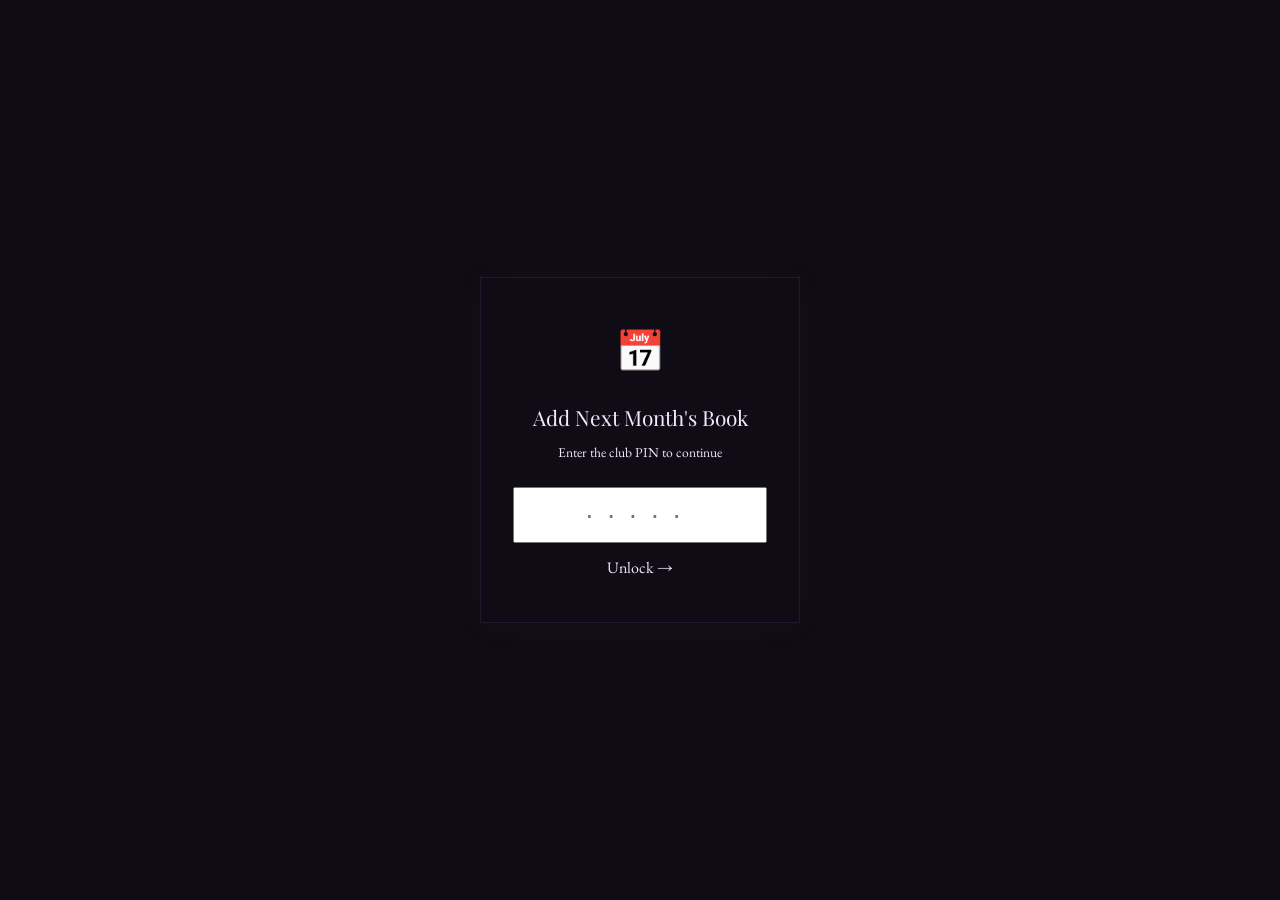
<file: add-book.html>
<!DOCTYPE html>
<html lang="en">
<head>
  <meta charset="UTF-8" />
  <meta name="viewport" content="width=device-width, initial-scale=1.0"/>
  <title>Add Next Book — Book Club</title>
  <link href="https://fonts.googleapis.com/css2?family=Playfair+Display:ital,wght@0,400;0,600;1,400;1,600&family=EB+Garamond:ital,wght@0,400;0,500;1,400&display=swap" rel="stylesheet">
  <link rel="stylesheet" href="style.css">
  <link rel="manifest" href="/manifest.json">
  <link rel="icon" href="/icon.svg">
  <link rel="apple-touch-icon" href="/icon-maskable.svg">
  <meta name="theme-color" content="#6b2737">
  <meta name="apple-mobile-web-app-capable" content="yes">
  <meta name="apple-mobile-web-app-status-bar-style" content="black-translucent">
  <meta name="apple-mobile-web-app-title" content="Book Club">
  <style>
    .pin-screen {
      min-height: 100vh;
      display: flex;
      align-items: center;
      justify-content: center;
      padding: 2rem 1.25rem;
    }
    .pin-card {
      background: var(--bg-card);
      border: 0.5px solid var(--line);
      border-radius: var(--r-xl);
      padding: 2.5rem 2rem;
      text-align: center;
      max-width: 320px;
      width: 100%;
      box-shadow: 0 4px 24px rgba(58,58,40,0.10);
    }
    .pin-card-icon { font-size: 2.5rem; display: block; margin-bottom: 1rem; }
    .pin-card h2 {
      font-family: var(--f-display);
      font-weight: 400;
      font-size: 1.3rem;
      color: var(--ink);
      margin: 0 0 0.4rem;
    }
    .pin-card > p {
      font-family: var(--f-body);
      font-size: 0.85rem;
      color: var(--ink-3);
      margin: 0 0 1.5rem;
    }
    #pin-input {
      width: 100%;
      text-align: center;
      font-size: 1.75rem;
      letter-spacing: 0.5em;
      padding: 0.625rem 1rem;
      margin-bottom: 0.75rem;
      box-sizing: border-box;
    }
    .pin-error {
      font-family: var(--f-body);
      font-size: 0.8rem;
      color: #BB858B;
      font-style: italic;
      margin: 0 0 0.75rem;
    }
    #pin-btn { width: 100%; justify-content: center; margin: 0; }

    .add-nav {
      display: flex;
      align-items: center;
      justify-content: space-between;
      padding: 1rem 1.25rem;
      border-bottom: 0.5px solid rgba(58,58,40,0.15);
    }
    .add-nav a {
      font-family: var(--f-body);
      font-size: 0.8rem;
      color: var(--ink-2);
      letter-spacing: 0.04em;
      transition: color 0.15s;
    }
    .add-nav a:hover { color: #BB858B; }
    .add-nav-label {
      font-size: 0.65rem;
      letter-spacing: 0.15em;
      text-transform: uppercase;
      color: var(--ink-3);
    }

    .add-header {
      padding: 2.5rem 1.25rem 1.75rem;
      border-bottom: 0.5px solid rgba(58,58,40,0.15);
    }

    .field-label {
      display: block;
      font-family: var(--f-body);
      font-size: 0.68rem;
      letter-spacing: 0.12em;
      text-transform: uppercase;
      color: var(--ink-3);
      margin-bottom: 0.4rem;
    }

    .cover-hint {
      font-family: var(--f-body);
      font-size: 0.78rem;
      color: var(--ink-3);
      font-style: italic;
      margin: 0.25rem 0 0;
    }

    .add-success {
      display: flex;
      flex-direction: column;
      align-items: center;
      text-align: center;
      gap: 1rem;
      padding: 2.5rem 1.25rem;
    }
    .add-success img {
      width: 90px;
      height: 132px;
      object-fit: cover;
      border-radius: var(--r-md);
      border: 0.5px solid var(--line);
      box-shadow: 0 6px 24px rgba(58,58,40,0.18);
    }
    .add-success .cover-ph {
      width: 90px;
      height: 132px;
      border-radius: var(--r-md);
      background: linear-gradient(155deg, #D8A48F, #c4907a);
      border: 0.5px solid var(--line);
    }
    .add-success h3 {
      font-family: var(--f-display);
      font-size: 1.3rem;
      font-weight: 400;
      color: var(--ink);
      margin: 0;
    }
    .add-success .success-sub {
      font-family: var(--f-body);
      font-size: 0.85rem;
      color: var(--ink-3);
      font-style: italic;
      margin: 0;
    }
    .add-success .success-note {
      font-family: var(--f-body);
      font-size: 0.78rem;
      color: var(--ink-3);
      margin: 0;
    }
    .add-success .stats-pill { margin: 0.5rem 0 0; }
  </style>
</head>
<body>

  <!-- PIN screen -->
  <div id="pin-screen" class="pin-screen">
    <div class="pin-card">
      <span class="pin-card-icon">📅</span>
      <h2>Add Next Month's Book</h2>
      <p>Enter the club PIN to continue</p>
      <input type="password" id="pin-input" maxlength="6" placeholder="·····"
             autocomplete="off" inputmode="numeric" />
      <p class="pin-error" id="pin-error" style="display:none">Incorrect PIN — try again</p>
      <a class="stats-pill pill-olive" id="pin-btn" role="button" tabindex="0" style="cursor:pointer;">
        Unlock
        <span class="stats-pill-arrow">→</span>
      </a>
    </div>
  </div>

  <!-- Add book screen -->
  <div id="form-screen" style="display:none">
    <nav class="add-nav">
      <a href="books.html">← All books</a>
      <span class="add-nav-label">Add book</span>
      <span></span>
    </nav>

    <header class="add-header">
      <span class="page-eyebrow">book club admin</span>
      <h1 class="page-title">Next Month's <em>Book</em></h1>
      <div class="page-title-rule"><span>set current pick</span></div>
    </header>

    <section class="form-section" id="form-wrap">
      <form id="add-book-form">
        <div>
          <label class="field-label" for="month">Reading month</label>
          <input type="month" id="month" required />
        </div>

        <div>
          <label class="field-label" for="title">Book title</label>
          <input type="text" id="title" placeholder="e.g. Normal People" required autocomplete="off" />
        </div>

        <div>
          <label class="field-label" for="author">Author</label>
          <input type="text" id="author" placeholder="e.g. Sally Rooney" required autocomplete="off" />
        </div>

        <p class="cover-hint">Cover art will be fetched automatically from Google Books.</p>

        <button type="submit">Set as Current Book</button>
      </form>
    </section>
  </div>

  <script>
    // Pre-fill month with next month
    const nextMonth = new Date();
    nextMonth.setMonth(nextMonth.getMonth() + 1);
    document.getElementById('month').value = nextMonth.toISOString().slice(0, 7);

    let unlockedPin = '';

    const pinInput = document.getElementById('pin-input');
    const pinBtn = document.getElementById('pin-btn');
    const pinError = document.getElementById('pin-error');

    async function attemptUnlock() {
      const pin = pinInput.value.trim();
      if (!pin) return;

      // Validate PIN via server (wrong PIN → 403, right PIN + missing fields → 400)
      try {
        const res = await fetch('/api/add-book', {
          method: 'POST',
          headers: { 'Content-Type': 'application/json' },
          body: JSON.stringify({ pin }),
        });
        if (res.status === 403) {
          pinError.style.display = '';
          pinInput.value = '';
          pinInput.focus();
        } else {
          unlockedPin = pin;
          document.getElementById('pin-screen').style.display = 'none';
          document.getElementById('form-screen').style.display = '';
        }
      } catch {
        // Network error — show form anyway, server will validate on submit
        unlockedPin = pin;
        document.getElementById('pin-screen').style.display = 'none';
        document.getElementById('form-screen').style.display = '';
      }
    }

    pinBtn.addEventListener('click', attemptUnlock);
    pinInput.addEventListener('keydown', e => { if (e.key === 'Enter') attemptUnlock(); });

    // Form submit
    document.getElementById('add-book-form').addEventListener('submit', async e => {
      e.preventDefault();
      const btn = e.target.querySelector('button[type="submit"]');
      btn.textContent = 'Adding book…';
      btn.disabled = true;

      const title = document.getElementById('title').value.trim();
      const author = document.getElementById('author').value.trim();
      const month = document.getElementById('month').value;

      try {
        const res = await fetch('/api/add-book', {
          method: 'POST',
          headers: { 'Content-Type': 'application/json' },
          body: JSON.stringify({ pin: unlockedPin, title, author, month }),
        });
        const data = await res.json();

        if (!res.ok) {
          btn.textContent = 'Set as Current Book';
          btn.disabled = false;
          alert(data.error || 'Something went wrong. Please try again.');
          return;
        }

        const coverUrl = data.book?.BookCover;
        const displayMonth = month
          ? new Date(`${month}-15`).toLocaleDateString('en-US', { month: 'long', year: 'numeric' })
          : '';

        document.getElementById('form-wrap').innerHTML = `
          <div class="add-success">
            ${coverUrl
              ? `<img src="${coverUrl}" alt="${title}" />`
              : `<div class="cover-ph"></div>`}
            <h3>${title}</h3>
            <p class="success-sub">${author}${displayMonth ? ` · ${displayMonth}` : ''}</p>
            <p class="success-note">${data.coverFound
              ? 'Set as current pick ✓ Cover fetched automatically ✓'
              : 'Set as current pick ✓ No cover found — you can add one in Airtable.'}</p>
            <a href="books.html" class="stats-pill pill-olive">← Back to all books</a>
          </div>
        `;
      } catch (err) {
        console.error(err);
        btn.textContent = 'Set as Current Book';
        btn.disabled = false;
        alert('Something went wrong. Please try again.');
      }
    });
  </script>
  <script>if ('serviceWorker' in navigator) navigator.serviceWorker.register('/sw.js');</script>
</body>
</html>
</file>
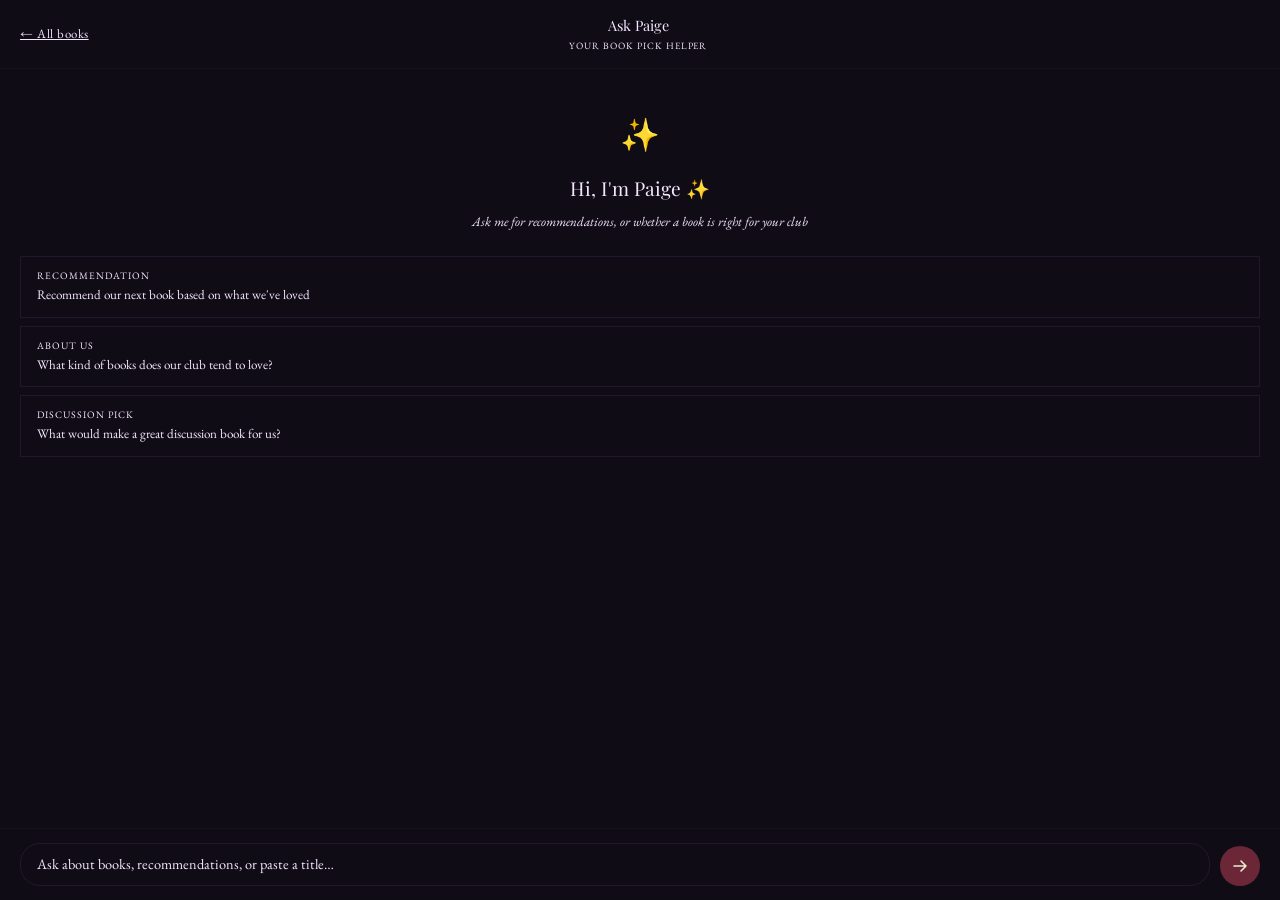
<file: chat.html>
<!DOCTYPE html>
<html lang="en">
<head>
  <meta charset="UTF-8" />
  <meta name="viewport" content="width=device-width, initial-scale=1.0"/>
  <title>Ask Paige — Book Club</title>
  <link href="https://fonts.googleapis.com/css2?family=Playfair+Display:ital,wght@0,400;0,600;1,400;1,600&family=EB+Garamond:ital,wght@0,400;0,500;1,400&display=swap" rel="stylesheet">
  <link rel="stylesheet" href="style.css">
  <link rel="manifest" href="/manifest.json">
  <link rel="icon" href="/icon.svg">
  <link rel="apple-touch-icon" href="/icon-maskable.svg">
  <meta name="theme-color" content="#6b2737">
  <meta name="apple-mobile-web-app-capable" content="yes">
  <meta name="apple-mobile-web-app-status-bar-style" content="black-translucent">
  <meta name="apple-mobile-web-app-title" content="Book Club">
  <style>
    html, body { height: 100%; overflow: hidden; }

    .chat-page {
      display: flex;
      flex-direction: column;
      height: 100vh;
      height: 100dvh;
    }

    .chat-nav {
      display: flex;
      align-items: center;
      justify-content: space-between;
      padding: 0.875rem 1.25rem;
      border-bottom: 0.5px solid rgba(58,58,40,0.15);
      flex-shrink: 0;
      background: var(--bg);
    }
    .chat-nav a {
      font-family: var(--f-body);
      font-size: 0.8rem;
      color: var(--ink-2);
      letter-spacing: 0.04em;
      transition: color 0.15s;
      white-space: nowrap;
    }
    .chat-nav a:hover { color: #BB858B; }
    .chat-nav-center { text-align: center; }
    .chat-nav-title {
      font-family: var(--f-display);
      font-size: 0.9rem;
      color: var(--ink);
      display: block;
    }
    .chat-nav-sub {
      font-size: 0.6rem;
      letter-spacing: 0.1em;
      text-transform: uppercase;
      color: var(--ink-3);
      display: block;
    }

    .chat-messages {
      flex: 1;
      overflow-y: auto;
      padding: 1.25rem;
      display: flex;
      flex-direction: column;
      gap: 1rem;
    }

    .chat-welcome {
      text-align: center;
      padding: 1.25rem 0 0.25rem;
    }
    .chat-welcome-icon { font-size: 2rem; display: block; margin-bottom: 0.75rem; }
    .chat-welcome h2 {
      font-family: var(--f-display);
      font-weight: 400;
      font-size: 1.2rem;
      color: var(--ink);
      margin: 0 0 0.35rem;
    }
    .chat-welcome p {
      font-family: var(--f-body);
      font-size: 0.82rem;
      color: var(--ink-3);
      font-style: italic;
      margin: 0;
    }

    .chat-suggestions {
      display: flex;
      flex-direction: column;
      gap: 0.5rem;
      margin-top: 0.25rem;
    }
    .chat-suggest {
      background: var(--bg-card);
      border: 0.5px solid var(--line);
      border-radius: var(--r-lg);
      padding: 0.75rem 1rem;
      text-align: left;
      font-family: var(--f-body);
      font-size: 0.82rem;
      color: var(--ink-2);
      cursor: pointer;
      transition: background 0.15s, border-color 0.15s, color 0.15s;
      line-height: 1.4;
    }
    .chat-suggest:hover {
      background: var(--bg-card-h);
      border-color: #BB858B;
      color: var(--ink);
    }
    .suggest-label {
      display: block;
      font-size: 0.62rem;
      letter-spacing: 0.1em;
      text-transform: uppercase;
      color: var(--ink-3);
      margin-bottom: 0.2rem;
    }

    .msg {
      display: flex;
      flex-direction: column;
      max-width: 88%;
    }
    .msg.user { align-self: flex-end; align-items: flex-end; }
    .msg.model { align-self: flex-start; align-items: flex-start; }

    .msg-bubble {
      padding: 0.75rem 1rem;
      border-radius: 1.125rem;
      font-family: var(--f-body);
      font-size: 0.875rem;
      line-height: 1.55;
    }
    .msg.user .msg-bubble {
      background: #6b2737;
      color: #EFEBCE;
      border-bottom-right-radius: 4px;
    }
    .msg.model .msg-bubble {
      background: var(--bg-card);
      color: var(--ink);
      border: 0.5px solid var(--line);
      border-bottom-left-radius: 4px;
      box-shadow: 0 2px 8px rgba(58,58,40,0.06);
    }

    .typing-indicator {
      display: flex;
      gap: 4px;
      padding: 0.875rem 1rem;
      background: var(--bg-card);
      border: 0.5px solid var(--line);
      border-radius: 1.125rem;
      border-bottom-left-radius: 4px;
      align-items: center;
    }
    .typing-dot {
      width: 6px;
      height: 6px;
      background: var(--ink-3);
      border-radius: 50%;
      animation: tdot 1.3s ease-in-out infinite;
    }
    .typing-dot:nth-child(2) { animation-delay: 0.2s; }
    .typing-dot:nth-child(3) { animation-delay: 0.4s; }
    @keyframes tdot {
      0%, 80%, 100% { transform: translateY(0); opacity: 0.35; }
      40% { transform: translateY(-5px); opacity: 1; }
    }

    .chat-input-area {
      flex-shrink: 0;
      padding: 0.875rem 1.25rem;
      border-top: 0.5px solid rgba(58,58,40,0.15);
      background: var(--bg);
      display: flex;
      gap: 0.625rem;
      align-items: flex-end;
    }
    .chat-input-wrap {
      flex: 1;
      background: var(--bg-card);
      border: 0.5px solid var(--line);
      border-radius: 1.25rem;
      padding: 0.625rem 1rem;
      transition: border-color 0.15s;
    }
    .chat-input-wrap:focus-within { border-color: #BB858B; }
    #chat-input {
      background: none;
      border: none;
      outline: none;
      font-family: var(--f-body);
      font-size: 0.9rem;
      color: var(--ink);
      resize: none;
      width: 100%;
      max-height: 120px;
      min-height: 20px;
      line-height: 1.45;
      display: block;
    }
    #chat-input::placeholder { color: var(--ink-3); }

    #send-btn {
      width: 40px;
      height: 40px;
      border-radius: 50%;
      background: #6b2737;
      border: none;
      cursor: pointer;
      display: flex;
      align-items: center;
      justify-content: center;
      flex-shrink: 0;
      color: #EFEBCE;
      transition: background 0.15s, transform 0.1s;
    }
    #send-btn:hover { background: #7d2e40; transform: scale(1.05); }
    #send-btn:disabled { background: var(--line); cursor: default; transform: none; }
  </style>
</head>
<body>
<div class="chat-page">

  <nav class="chat-nav">
    <a href="books.html">← All books</a>
    <div class="chat-nav-center">
      <span class="chat-nav-title">Ask Paige</span>
      <span class="chat-nav-sub">your book pick helper</span>
    </div>
    <span style="min-width:72px"></span>
  </nav>

  <div id="chat-messages" class="chat-messages">
    <div class="chat-welcome">
      <span class="chat-welcome-icon">✨</span>
      <h2>Hi, I'm Paige ✨</h2>
      <p>Ask me for recommendations, or whether a book is right for your club</p>
    </div>

    <div class="chat-suggestions" id="suggestions">
      <button class="chat-suggest" data-prompt="Recommend our next book based on what we've loved so far.">
        <span class="suggest-label">Recommendation</span>
        Recommend our next book based on what we've loved
      </button>
      <button class="chat-suggest" data-prompt="What kind of books does our club tend to rate highest?">
        <span class="suggest-label">About us</span>
        What kind of books does our club tend to love?
      </button>
      <button class="chat-suggest" data-prompt="Suggest a book that would make for a really great discussion for us.">
        <span class="suggest-label">Discussion pick</span>
        What would make a great discussion book for us?
      </button>
    </div>
  </div>

  <div class="chat-input-area">
    <div class="chat-input-wrap">
      <textarea id="chat-input" placeholder="Ask about books, recommendations, or paste a title…" rows="1"></textarea>
    </div>
    <button id="send-btn" aria-label="Send">
      <svg width="16" height="16" viewBox="0 0 16 16" fill="none">
        <path d="M2 8h12M14 8L9 3M14 8L9 13" stroke="currentColor" stroke-width="1.6"
              stroke-linecap="round" stroke-linejoin="round"/>
      </svg>
    </button>
  </div>

</div>
<script>
  const messagesEl = document.getElementById('chat-messages');
  const inputEl = document.getElementById('chat-input');
  const sendBtn = document.getElementById('send-btn');
  const suggestionsEl = document.getElementById('suggestions');

  let conversation = [];
  let isLoading = false;

  // Auto-resize textarea
  inputEl.addEventListener('input', () => {
    inputEl.style.height = 'auto';
    inputEl.style.height = Math.min(inputEl.scrollHeight, 120) + 'px';
  });

  // Suggested prompts
  suggestionsEl.querySelectorAll('.chat-suggest').forEach(btn => {
    btn.addEventListener('click', () => {
      const prompt = btn.dataset.prompt;
      suggestionsEl.remove();
      sendMessage(prompt);
    });
  });

  inputEl.addEventListener('keydown', e => {
    if (e.key === 'Enter' && !e.shiftKey) {
      e.preventDefault();
      handleSend();
    }
  });
  sendBtn.addEventListener('click', handleSend);

  function handleSend() {
    const text = inputEl.value.trim();
    if (!text || isLoading) return;
    inputEl.value = '';
    inputEl.style.height = 'auto';
    suggestionsEl?.remove();
    sendMessage(text);
  }

  function formatResponse(raw) {
    return raw
      .replace(/&/g, '&amp;').replace(/</g, '&lt;').replace(/>/g, '&gt;')
      .replace(/\*\*(.+?)\*\*/g, '<strong>$1</strong>')
      .replace(/\*(.+?)\*/g, '<em>$1</em>')
      .replace(/\n/g, '<br>');
  }

  function addMessage(role, content) {
    const msg = document.createElement('div');
    msg.className = `msg ${role}`;
    const bubble = document.createElement('div');
    bubble.className = 'msg-bubble';
    if (role === 'model') {
      bubble.innerHTML = formatResponse(content);
    } else {
      bubble.textContent = content;
    }
    msg.appendChild(bubble);
    messagesEl.appendChild(msg);
    messagesEl.scrollTop = messagesEl.scrollHeight;
  }

  function showTyping() {
    const el = document.createElement('div');
    el.className = 'msg model';
    el.id = 'typing-msg';
    el.innerHTML = `<div class="typing-indicator">
      <div class="typing-dot"></div>
      <div class="typing-dot"></div>
      <div class="typing-dot"></div>
    </div>`;
    messagesEl.appendChild(el);
    messagesEl.scrollTop = messagesEl.scrollHeight;
    return el;
  }

  async function sendMessage(text) {
    if (isLoading) return;
    isLoading = true;
    sendBtn.disabled = true;

    addMessage('user', text);
    conversation.push({ role: 'user', content: text });

    const typingEl = showTyping();

    try {
      const res = await fetch('/api/chat', {
        method: 'POST',
        headers: { 'Content-Type': 'application/json' },
        body: JSON.stringify({ messages: conversation }),
      });
      const data = await res.json();
      typingEl.remove();

      const reply = res.ok && data.response
        ? data.response
        : (data.error || 'Something went wrong — please try again.');

      addMessage('model', reply);
      if (res.ok && data.response) {
        conversation.push({ role: 'model', content: data.response });
      }
    } catch {
      typingEl.remove();
      addMessage('model', 'Connection error — please check your internet and try again.');
    }

    isLoading = false;
    sendBtn.disabled = false;
    inputEl.focus();
  }
</script>
<script>if ('serviceWorker' in navigator) navigator.serviceWorker.register('/sw.js');</script>
</body>
</html>
</file>
<file: style.css>
@import url('https://fonts.googleapis.com/css2?family=Playfair+Display:ital,wght@0,400;0,600;0,700;1,400;1,600&family=EB+Garamond:ital,wght@0,400;0,500;1,400&family=Lato:wght@300;400;700&display=swap');

:root {
  --bg:        #100c16;
  --bg2:       #160f1e;
  --bg3:       #1e1528;
  --card:      #1c1426;
  --card-h:    #241a30;
  --accent:    #c084fc;
  --accent2:   #e9d5ff;
  --accent3:   #a855f7;
  --gold:      #fbbf24;
  --text:      #f5e6ff;
  --text-dim:  #c4a8d4;
  --text-muted:#7c5d94;
  --border:    rgba(192,132,252,0.18);
  --line:      rgba(192,132,252,0.10);
  --f-display: 'Playfair Display', Georgia, serif;
  --f-body:    'EB Garamond', Georgia, serif;
  --f-ui:      'Lato', sans-serif;
}

*, *::before, *::after { box-sizing: border-box; margin: 0; padding: 0; }
html { font-size: 16px; -webkit-text-size-adjust: 100%; }
body {
  font-family: var(--f-body);
  background: var(--bg);
  color: var(--text);
  min-height: 100dvh;
  line-height: 1.65;
  -webkit-font-smoothing: antialiased;
  overflow-x: hidden;
}

/* ── VINES ── */
.flora-overlay { position: fixed; inset: 0; pointer-events: none; z-index: 0; }
.flora-tl { position: absolute; top: 0; left: 0; width: 130px; height: 100%; }
.flora-tr { position: absolute; top: 0; right: 0; width: 130px; height: 100%; }
header, nav, main, .modal-overlay { position: relative; z-index: 1; }

/* ── HEADER ── */
header {
  text-align: center;
  padding: 2.5rem 1.5rem 1.75rem;
  border-bottom: 0.5px solid var(--border);
}
.eyebrow {
  font-family: var(--f-ui);
  font-size: 0.6rem;
  letter-spacing: 0.22em;
  text-transform: uppercase;
  color: var(--text-muted);
  display: block;
  margin-bottom: 0.6rem;
}
.header-rule {
  display: flex; align-items: center; gap: 1rem;
  max-width: 380px; margin: 0 auto 0.6rem;
}
.header-rule::before, .header-rule::after {
  content: ''; flex: 1; height: 0.5px;
  background: linear-gradient(90deg, transparent, var(--accent), transparent);
}
.header-rule span { color: var(--accent); font-size: 0.7rem; }
h1 {
  font-family: var(--f-display);
  font-weight: 400;
  font-size: clamp(2rem, 6vw, 3.5rem);
  color: var(--text);
  line-height: 1.05;
  margin-bottom: 0.6rem;
}
h1 em { font-style: italic; font-size: 1.15em; color: var(--accent2); display: block; }

.stats-row {
  display: flex; align-items: center; justify-content: center;
  gap: 0.5rem; margin-top: 1.25rem; flex-wrap: wrap;
}
.stat-pill { display: flex; flex-direction: column; align-items: center; gap: 0.1rem; }
.stat-n { font-family: var(--f-display); font-size: 1.7rem; color: var(--accent); line-height: 1; }
.stat-l { font-family: var(--f-ui); font-size: 0.58rem; letter-spacing: 0.12em; text-transform: uppercase; color: var(--text-muted); }
.stat-divider { color: var(--text-muted); font-size: 1.2rem; padding: 0 0.2rem; align-self: flex-start; padding-top: 0.15rem; }

/* ── NAV ── */
nav {
  display: flex; justify-content: center; gap: 0.35rem;
  padding: 1rem 1rem; border-bottom: 0.5px solid var(--line); flex-wrap: wrap;
}
.nav-btn {
  font-family: var(--f-ui); font-size: 0.75rem; letter-spacing: 0.06em;
  text-transform: uppercase; background: transparent;
  border: 0.5px solid var(--border); color: var(--text-muted);
  padding: 0.45rem 1rem; border-radius: 100px; cursor: pointer; transition: all 0.2s;
}
.nav-btn:hover { border-color: var(--accent); color: var(--accent); }
.nav-btn.active { background: var(--accent3); border-color: var(--accent3); color: #fff; font-weight: 700; }

/* ── MAIN ── */
main { max-width: 1300px; margin: 0 auto; padding: 1.75rem 1.25rem 6rem; }
.tab { display: none; }
.tab.active { display: block; }

/* ── CONTROLS ── */
.section-controls {
  display: flex; align-items: center; justify-content: space-between;
  gap: 0.75rem; margin-bottom: 1rem; flex-wrap: wrap;
}
.controls-left { display: flex; gap: 0.5rem; flex-wrap: wrap; align-items: center; }
.ctrl-select {
  font-family: var(--f-ui); font-size: 0.75rem;
  background: var(--bg3); border: 0.5px solid var(--border); color: var(--text-dim);
  padding: 0.4rem 0.8rem; border-radius: 100px; outline: none; cursor: pointer;
}
.ctrl-select:focus { border-color: var(--accent); }
.ctrl-search {
  font-family: var(--f-ui); font-size: 0.75rem;
  background: var(--bg3); border: 0.5px solid var(--border); color: var(--text);
  padding: 0.4rem 0.8rem; border-radius: 100px; outline: none; width: 170px;
}
.ctrl-search::placeholder { color: var(--text-muted); }
.ctrl-search:focus { border-color: var(--accent); }
.add-btn {
  font-family: var(--f-ui); font-size: 0.75rem; font-weight: 700;
  background: transparent; border: 0.5px solid var(--accent3); color: var(--accent);
  padding: 0.44rem 1rem; border-radius: 100px; cursor: pointer; transition: all 0.2s;
}
.add-btn:hover { background: var(--accent3); color: #fff; }
.results-count {
  font-family: var(--f-ui); font-size: 0.65rem; letter-spacing: 0.12em;
  text-transform: uppercase; color: var(--text-muted); margin-bottom: 1rem;
}

/* ── COVER GRID ── */
.cover-grid {
  display: grid;
  grid-template-columns: repeat(auto-fill, minmax(130px, 1fr));
  gap: 0.85rem;
}
@media (min-width: 600px)  { .cover-grid { grid-template-columns: repeat(auto-fill, minmax(145px, 1fr)); } }
@media (min-width: 1000px) { .cover-grid { grid-template-columns: repeat(auto-fill, minmax(155px, 1fr)); } }

.book-item {
  position: relative; border-radius: 6px; overflow: hidden;
  aspect-ratio: 2/3; background: var(--card); border: 0.5px solid var(--border);
  transition: transform 0.2s, box-shadow 0.2s;
}
.book-item:hover {
  transform: translateY(-4px) scale(1.02);
  box-shadow: 0 12px 32px rgba(168,85,247,0.28); z-index: 2;
}
.book-item:hover .book-overlay { opacity: 1; }

.book-cover-ph {
  width: 100%; height: 100%;
  display: flex; flex-direction: column; align-items: center; justify-content: center;
  padding: 0.75rem; background: linear-gradient(145deg, var(--bg3), var(--card));
  text-align: center; gap: 0.5rem;
}
.ph-title { font-family: var(--f-display); font-size: 0.7rem; color: var(--text-dim); line-height: 1.3; font-style: italic; }
.ph-author { font-family: var(--f-ui); font-size: 0.58rem; color: var(--text-muted); }
.ph-genre-dot { width: 4px; height: 4px; border-radius: 50%; background: var(--accent3); opacity: 0.6; }

.book-overlay {
  position: absolute; inset: 0;
  background: linear-gradient(to top, rgba(16,12,22,0.96) 40%, rgba(16,12,22,0.5) 70%, transparent 100%);
  opacity: 0; transition: opacity 0.2s;
  display: flex; flex-direction: column; justify-content: flex-end;
  padding: 0.65rem 0.6rem;
}
.ov-title { font-family: var(--f-display); font-size: 0.76rem; color: var(--text); line-height: 1.2; font-style: italic; margin-bottom: 0.15rem; }
.ov-author { font-family: var(--f-ui); font-size: 0.6rem; color: var(--text-muted); }
.ov-genre { font-family: var(--f-ui); font-size: 0.56rem; letter-spacing: 0.08em; text-transform: uppercase; color: var(--accent); margin-top: 0.3rem; }

/* Rating badge on card */
.rating-badge {
  position: absolute; top: 6px; right: 6px;
  background: rgba(16,12,22,0.85); border: 0.5px solid var(--gold);
  color: var(--gold); font-size: 0.55rem; padding: 0.15rem 0.35rem;
  border-radius: 100px; font-family: var(--f-ui); letter-spacing: 0.05em;
}

/* Remove button (for sale) */
.remove-btn {
  position: absolute; top: 6px; left: 6px;
  background: rgba(16,12,22,0.85); border: 0.5px solid rgba(248,113,113,0.4);
  color: #f87171; font-size: 0.65rem; width: 22px; height: 22px;
  border-radius: 50%; cursor: pointer; display: flex; align-items: center; justify-content: center;
  transition: all 0.15s; z-index: 5;
}
.remove-btn:hover { background: #f87171; color: #fff; }

/* ── FOR SALE SECTION ── */
.sale-header {
  display: flex; align-items: flex-start; justify-content: space-between;
  margin-bottom: 1.25rem; flex-wrap: wrap; gap: 0.75rem;
}
.section-title { font-family: var(--f-display); font-size: 1.6rem; font-weight: 400; color: var(--accent2); }
.section-subtitle { font-family: var(--f-ui); font-size: 0.8rem; color: var(--text-muted); margin-top: 0.2rem; }
.sale-count-badge {
  font-family: var(--f-ui); font-size: 0.7rem; letter-spacing: 0.1em; text-transform: uppercase;
  background: rgba(251,191,36,0.12); border: 0.5px solid rgba(251,191,36,0.35);
  color: var(--gold); padding: 0.35rem 0.85rem; border-radius: 100px;
}

/* ── GENRE BREAKDOWN ── */
.genre-row {
  margin-bottom: 1.1rem;
  display: grid;
  grid-template-columns: 220px 1fr auto;
  align-items: center;
  gap: 1rem;
}
@media (max-width: 600px) {
  .genre-row { grid-template-columns: 1fr; gap: 0.4rem; }
}
.genre-row-label { display: flex; align-items: baseline; gap: 0.5rem; min-width: 0; }
.genre-name { font-family: var(--f-display); font-size: 0.95rem; font-style: italic; color: var(--text-dim); white-space: nowrap; overflow: hidden; text-overflow: ellipsis; }
.genre-total { font-family: var(--f-ui); font-size: 0.7rem; color: var(--text-muted); flex-shrink: 0; }
.genre-bar-track { height: 8px; background: rgba(255,255,255,0.06); border-radius: 100px; overflow: hidden; }
.genre-bar-fill { height: 100%; background: var(--accent3); border-radius: 100px; position: relative; transition: width 0.6s ease; }
.genre-bar-read { position: absolute; left: 0; top: 0; height: 100%; background: var(--accent2); border-radius: 100px; opacity: 0.6; }
.genre-row-pills { display: flex; gap: 0.35rem; flex-wrap: wrap; }
.gpill { font-family: var(--f-ui); font-size: 0.62rem; letter-spacing: 0.05em; padding: 0.15rem 0.55rem; border-radius: 100px; white-space: nowrap; }
.gpill-read { background: rgba(233,213,255,0.12); color: var(--accent2); border: 0.5px solid rgba(233,213,255,0.25); }
.gpill-tbr  { background: rgba(168,85,247,0.12); color: var(--accent); border: 0.5px solid rgba(168,85,247,0.25); }
.gpill-reading { background: rgba(251,191,36,0.12); color: var(--gold); border: 0.5px solid rgba(251,191,36,0.25); }

/* ── EMPTY STATE ── */
.empty-state {
  grid-column: 1/-1; text-align: center; padding: 4rem 1rem; color: var(--text-muted);
}
.empty-state .e-icon { font-size: 2.5rem; margin-bottom: 0.75rem; }
.empty-state h3 { font-family: var(--f-display); font-style: italic; color: var(--text-dim); margin-bottom: 0.5rem; }
.empty-state p { font-size: 0.9rem; }

/* ── SPIN TAB ── */
.spin-tab { max-width: 640px; margin: 0 auto; text-align: center; }
.spin-hero { margin-bottom: 1.75rem; }
.spin-hero h2 {
  font-family: var(--f-display); font-size: clamp(1.6rem, 4vw, 2.4rem);
  font-weight: 400; color: var(--accent2); margin: 0.4rem 0 0;
}

/* Mode toggle */
.spin-modes { display: flex; gap: 0.5rem; justify-content: center; margin-bottom: 1.5rem; }
.mode-btn {
  font-family: var(--f-ui); font-size: 0.82rem; font-weight: 700;
  background: var(--bg3); border: 0.5px solid var(--border); color: var(--text-muted);
  padding: 0.55rem 1.4rem; border-radius: 100px; cursor: pointer; transition: all 0.2s;
}
.mode-btn:hover { border-color: var(--accent); color: var(--accent); }
.mode-btn.active { background: var(--accent3); border-color: var(--accent3); color: #fff; }

/* Genre picker */
.genre-picker { margin-bottom: 1.75rem; }
.picker-label { font-family: var(--f-ui); font-size: 0.72rem; letter-spacing: 0.1em; text-transform: uppercase; color: var(--text-muted); margin-bottom: 0.75rem; }
.genre-chip-grid { display: flex; flex-wrap: wrap; gap: 0.4rem; justify-content: center; }
.genre-chip {
  font-family: var(--f-ui); font-size: 0.75rem;
  background: var(--bg3); border: 0.5px solid var(--border); color: var(--text-dim);
  padding: 0.38rem 0.85rem; border-radius: 100px; cursor: pointer; transition: all 0.18s;
}
.genre-chip:hover { border-color: var(--accent); color: var(--accent); }
.genre-chip.on { background: rgba(168,85,247,0.2); border-color: var(--accent3); color: var(--accent2); }

/* Wheel */
.wheel-wrap { position: relative; display: inline-block; margin-bottom: 1.75rem; }
.wheel-pointer-wrap { position: absolute; top: -14px; left: 50%; transform: translateX(-50%); z-index: 2; }
/* canvas is taller now to fit snail body — shadow only around shell area */
.wheel-pointer { width: 0; height: 0; border-left: 10px solid transparent; border-right: 10px solid transparent; border-top: 24px solid var(--gold); filter: drop-shadow(0 2px 8px rgba(251,191,36,0.7)); }
#wheelCanvas { display: block; border-radius: 50%; box-shadow: 0 0 60px rgba(168,85,247,0.3), 0 0 120px rgba(168,85,247,0.1); }

/* Snail button — its own line, big & centered */
.snail-line { display: flex; justify-content: center; }
.spin-btn {
  font-family: var(--f-ui); font-size: 1.15rem; font-weight: 700; letter-spacing: 0.06em;
  background: linear-gradient(135deg, var(--accent3), #5b21b6);
  border: none; color: #fff; padding: 1rem 3rem; border-radius: 100px; cursor: pointer;
  box-shadow: 0 6px 28px rgba(168,85,247,0.5); transition: all 0.2s;
  display: flex; align-items: center; gap: 0.6rem;
}
.spin-btn:hover { transform: scale(1.06); box-shadow: 0 10px 36px rgba(168,85,247,0.65); }
.spin-btn:disabled { opacity: 0.5; cursor: not-allowed; transform: none; }
.snail-emoji { font-size: 1.5rem; }

/* ── MODALS ── */
.modal-overlay {
  display: none; position: fixed; inset: 0;
  background: rgba(10,6,14,0.85); backdrop-filter: blur(6px);
  z-index: 50; align-items: center; justify-content: center; padding: 1rem;
}
.modal-overlay.open { display: flex; }
.modal {
  background: var(--bg2); border: 0.5px solid var(--border); border-radius: 18px;
  padding: 2rem 1.75rem 1.75rem; max-width: 420px; width: 100%; position: relative;
  box-shadow: 0 24px 64px rgba(0,0,0,0.6);
  animation: popIn 0.35s cubic-bezier(0.175,0.885,0.32,1.275);
}
@keyframes popIn {
  from { transform: scale(0.8) translateY(20px); opacity: 0; }
  to   { transform: scale(1) translateY(0); opacity: 1; }
}
.modal-close {
  position: absolute; top: 1rem; right: 1rem;
  background: none; border: none; color: var(--text-muted); font-size: 0.9rem; cursor: pointer;
}
.modal-close:hover { color: var(--text); }
.modal-title { font-family: var(--f-display); font-size: 1.5rem; font-weight: 400; color: var(--accent2); margin-bottom: 0.25rem; }
.modal-sub { font-family: var(--f-ui); font-size: 0.8rem; color: var(--text-muted); margin-bottom: 1.5rem; }
.form-group { margin-bottom: 0.9rem; }
.form-group label { font-family: var(--f-ui); font-size: 0.68rem; letter-spacing: 0.1em; text-transform: uppercase; color: var(--text-muted); display: block; margin-bottom: 0.3rem; }
.form-input {
  width: 100%; background: var(--bg3); border: 0.5px solid var(--border);
  color: var(--text); font-family: var(--f-body); font-size: 0.95rem;
  padding: 0.55rem 0.9rem; border-radius: 8px; outline: none;
}
.form-input:focus { border-color: var(--accent); }
.modal-submit {
  width: 100%; margin-top: 0.5rem; background: var(--accent3); border: none; color: #fff;
  font-family: var(--f-ui); font-size: 0.88rem; font-weight: 700;
  padding: 0.72rem; border-radius: 100px; cursor: pointer; transition: background 0.2s;
}
.modal-submit:hover { background: var(--accent); }

/* ── BOOK DETAIL MODAL ── */
.book-detail-modal { max-width: 540px; }
.book-detail-inner { display: flex; gap: 1.5rem; align-items: flex-start; }
@media (max-width: 500px) { .book-detail-inner { flex-direction: column; align-items: center; text-align: center; } }
.book-detail-cover-wrap {
  flex-shrink: 0; width: 120px; height: 180px; border-radius: 6px; overflow: hidden;
  box-shadow: 0 8px 28px rgba(0,0,0,0.5); background: var(--bg3);
}
.book-detail-cover { width: 100%; height: 100%; object-fit: cover; display: block; }
.book-detail-cover-ph { width: 100%; height: 100%; background: linear-gradient(145deg, var(--bg3), var(--card)); }
.book-detail-info { flex: 1; min-width: 0; }
.detail-genre {
  display: inline-block; font-family: var(--f-ui); font-size: 0.65rem; letter-spacing: 0.1em;
  text-transform: uppercase; color: var(--accent); border: 0.5px solid rgba(192,132,252,0.3);
  padding: 0.18rem 0.65rem; border-radius: 100px; margin-bottom: 0.6rem;
}
.detail-title { font-family: var(--f-display); font-size: 1.3rem; font-weight: 400; font-style: italic; color: var(--accent2); line-height: 1.2; margin-bottom: 0.3rem; }
.detail-author { font-family: var(--f-ui); font-size: 0.8rem; color: var(--text-muted); margin-bottom: 1.1rem; }

/* Stars */
.rating-section { margin-bottom: 1.25rem; }
.rating-label { font-family: var(--f-ui); font-size: 0.65rem; letter-spacing: 0.1em; text-transform: uppercase; color: var(--text-muted); margin-bottom: 0.4rem; }
.star-row { display: flex; gap: 0.2rem; }
.star {
  font-size: 1.5rem; color: var(--text-muted); cursor: pointer;
  transition: color 0.15s, transform 0.15s;
  -webkit-text-stroke: 0.5px rgba(192,132,252,0.2);
}
.star.filled, .star.hover { color: var(--gold); transform: scale(1.1); -webkit-text-stroke: none; }

/* Action buttons */
.detail-actions { display: flex; flex-direction: column; gap: 0.5rem; }
.action-btn {
  font-family: var(--f-ui); font-size: 0.8rem; font-weight: 700;
  padding: 0.6rem 1rem; border-radius: 100px; cursor: pointer;
  border: none; transition: all 0.2s; text-align: center;
}
.action-read { background: rgba(134,239,172,0.15); color: #86efac; border: 0.5px solid rgba(134,239,172,0.3); }
.action-read:hover { background: rgba(134,239,172,0.3); }
.action-sell { background: rgba(251,191,36,0.12); color: var(--gold); border: 0.5px solid rgba(251,191,36,0.3); }
.action-sell:hover { background: rgba(251,191,36,0.25); }

/* ── RESULT MODAL ── */
.result-modal { text-align: center; max-width: 320px; }
.result-cover-wrap {
  width: 110px; height: 165px; margin: 0 auto 1.1rem; border-radius: 6px;
  overflow: hidden; box-shadow: 0 8px 28px rgba(0,0,0,0.5); background: var(--bg3);
}
.result-cover { width: 100%; height: 100%; object-fit: cover; display: block; }
.result-cover-ph { width: 100%; height: 100%; background: linear-gradient(145deg, var(--bg3), var(--card)); }
.result-label { font-family: var(--f-ui); font-size: 0.63rem; letter-spacing: 0.18em; text-transform: uppercase; color: var(--text-muted); margin-bottom: 0.5rem; }
.result-title { font-family: var(--f-display); font-size: 1.35rem; font-weight: 400; font-style: italic; color: var(--accent2); margin-bottom: 0.3rem; }
.result-author { font-family: var(--f-ui); font-size: 0.78rem; color: var(--text-muted); margin-bottom: 0.65rem; }
.result-genre {
  display: inline-block; font-family: var(--f-ui); font-size: 0.65rem; letter-spacing: 0.1em;
  text-transform: uppercase; color: var(--accent); border: 0.5px solid rgba(192,132,252,0.3);
  padding: 0.18rem 0.7rem; border-radius: 100px; margin-bottom: 1.25rem;
}
.result-actions { display: flex; gap: 0.65rem; justify-content: center; }
.btn-ghost {
  font-family: var(--f-ui); font-size: 0.8rem; background: none;
  border: 0.5px solid var(--border); color: var(--text-dim);
  padding: 0.48rem 1.1rem; border-radius: 100px; cursor: pointer; transition: all 0.15s;
}
.btn-ghost:hover { border-color: var(--accent); color: var(--accent); }
.btn-solid {
  font-family: var(--f-ui); font-size: 0.8rem; font-weight: 700;
  background: var(--accent3); border: none; color: #fff;
  padding: 0.48rem 1.1rem; border-radius: 100px; cursor: pointer; transition: background 0.15s;
}
.btn-solid:hover { background: var(--accent); }

/* ── CONFETTI ── */
.confetti-piece {
  position: fixed; pointer-events: none; z-index: 100;
  animation: cfall linear forwards;
}
@keyframes cfall {
  0%   { transform: translateY(0) rotate(0deg); opacity: 1; }
  80%  { opacity: 1; }
  100% { transform: translateY(110vh) rotate(720deg); opacity: 0; }
}
</file>
